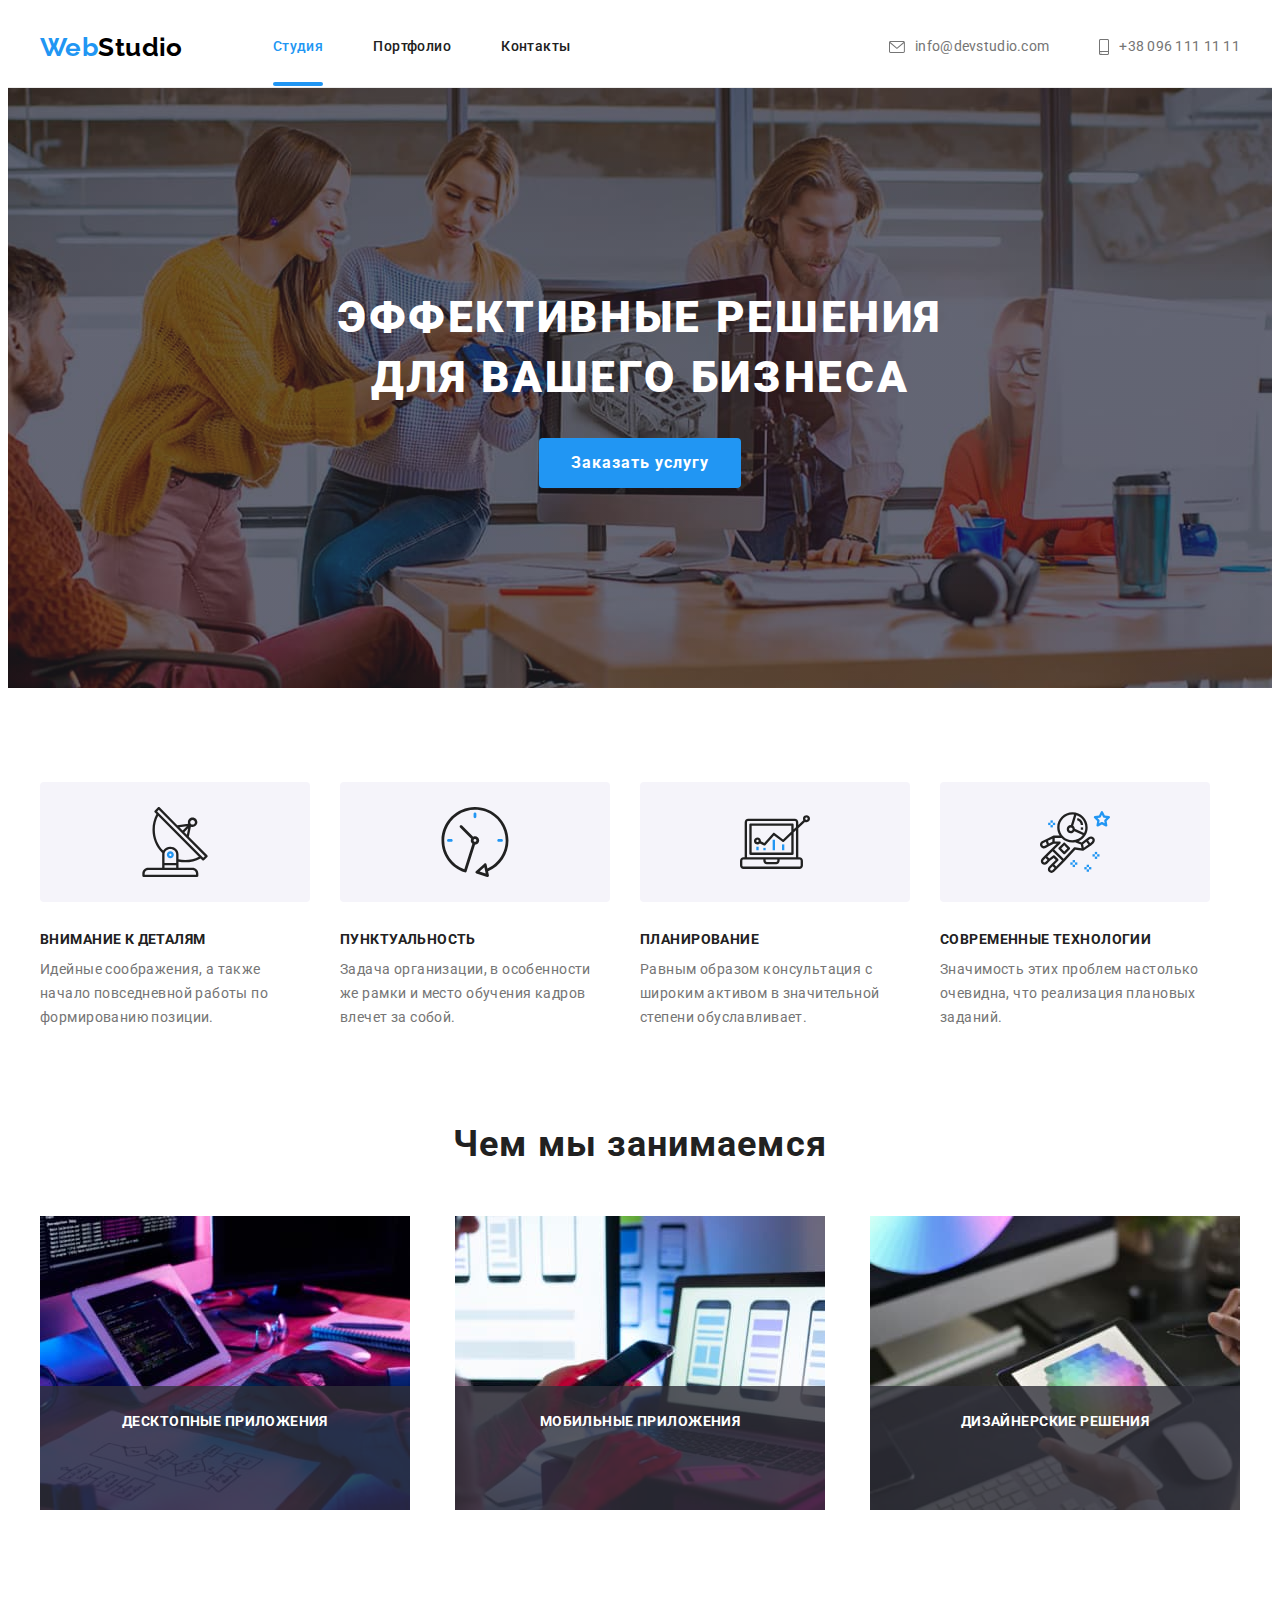
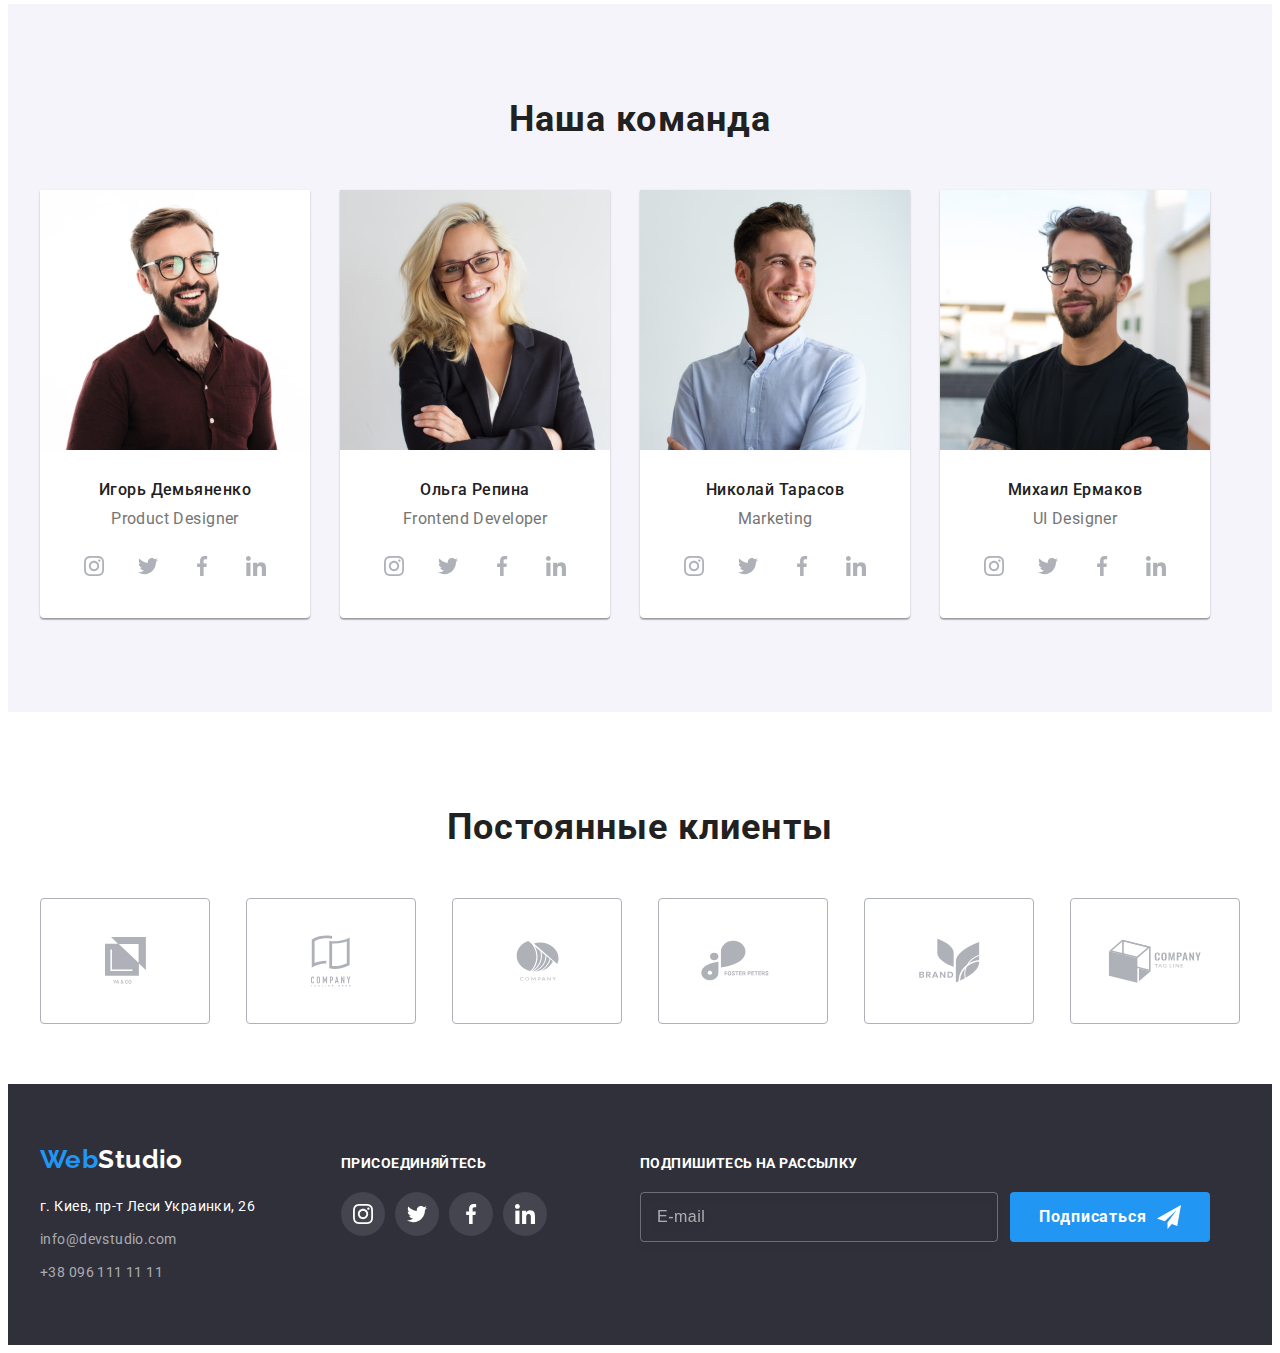
<file: index.html>
<!DOCTYPE html>
<html lang="ru">

	<head>
		<meta charset="UTF-8" />
		<meta http-equiv="X-UA-Compatible" content="IE=edge" />
		<meta name="viewport" content="width=device-width, initial-scale=1.0" />
		<title>WebStudio | Главная</title>
		<link rel="shortcut icon" href="https://asset-cdn.schoology.com/sites/all/themes/schoology_theme/favicon.ico"
			type="image/x-icon" />
		<link rel="preconnect" href="https://fonts.gstatic.com" />
		<link
			href="https://fonts.googleapis.com/css2?family=Raleway:wght@700&family=Roboto:wght@400;500;700;900&display=swap"
			rel="stylesheet" />
		<link rel="stylesheet"
			href="https://cdnjs.cloudflare.com/ajax/libs/modern-normalize/1.1.0/modern-normalize.min.css"
			integrity="sha512-wpPYUAdjBVSE4KJnH1VR1HeZfpl1ub8YT/NKx4PuQ5NmX2tKuGu6U/JRp5y+Y8XG2tV+wKQpNHVUX03MfMFn9Q=="
			crossorigin="anonymous" referrerpolicy="no-referrer" />
		<link rel="stylesheet" href="https://cdnjs.cloudflare.com/ajax/libs/animate.css/4.1.1/animate.min.css" />
		<link rel="stylesheet" href="./css/main.min.css" />
	</head>

	<body>
		<header class="header">
			<div class="container head-container">
				<nav class="navigator">
					<a class="logo logo__text-header animate__bounce" href="./"><span
							class="logo__first-part">Web</span>Studio </a>
					<ul class="navigator__list-header">
						<li class="navigator__list-item">
							<a class="navigator__link current" href="./index.html">Студия</a>
						</li>
						<li class="navigator__list-item">
							<a class="navigator__link" href="./portfolio.html">Портфолио</a>
						</li>
						<li class="navigator__list-item"><a class="navigator__link" href="">Контакты</a></li>
					</ul>
				</nav>

				<div class="header-contact">
					<ul class="header-contact__list">
						<li class="header-contact__item">
							<a class="header-contact__link" href="mailto:info@devstudio.com">
								<svg class="header-contact__icon" width="16" height="12">
									<use href="./images/sprite.svg#mail"></use>
								</svg>
								info@devstudio.com</a>
						</li>
						<li class="header-contact__item">
							<a class="header-contact__link" href="tel:+380961111111">
								<svg class="header-contact__icon" width="10" height="16">
									<use href="./images/sprite.svg#smartphone"></use>
								</svg>
								+38 096 111 11 11</a>
						</li>
					</ul>
				</div>
			</div>
		</header>

		<main>
			<!--Главная секция с заглавием-->
			<section class="hero">
				<div class="container">
					<h1 class="hero__title">
						Эффективные решения <br />
						для вашего бизнеса
					</h1>
					<button data-modal-open type="button" class="main-button">Заказать услугу</button>
				</div>
			</section>

			<!--Секция особенности-->
			<section class="main-features">
				<div class="container">
					<h2 class="visually-hidden">Особенности</h2>
					<ul class="features">
						<li class="features__item">
							<div class="features__icon">
								<svg width="70" height="70">
									<use href="./images/sprite.svg#antenna"></use>
								</svg>
							</div>
							<h3 class="features__title">Внимание к деталям</h3>
							<p>
								Идейные соображения, а также начало повседневной работы по
								формированию позиции.
							</p>
						</li>
						<li class="features__item">
							<div class="features__icon">
								<svg width="70" height="70">
									<use href="./images/sprite.svg#clock"></use>
								</svg>
							</div>
							<h3 class="features__title">Пунктуальность</h3>
							<p>
								Задача организации, в особенности же рамки и место обучения кадров
								влечет за собой.
							</p>
						</li>
						<li class="features__item">
							<div class="features__icon">
								<svg width="70" height="70">
									<use href="./images/sprite.svg#diagram"></use>
								</svg>
							</div>
							<h3 class="features__title">Планирование</h3>
							<p>
								Равным образом консультация с широким активом в значительной
								степени обуславливает.
							</p>
						</li>
						<li class="features__item">
							<div class="features__icon">
								<svg width="70" height="70">
									<use href="./images/sprite.svg#astronaut"></use>
								</svg>
							</div>
							<h3 class="features__title">Современные технологии</h3>
							<p>
								Значимость этих проблем настолько очевидна, что реализация
								плановых заданий.
							</p>
						</li>
					</ul>
				</div>
			</section>

			<!--Секция Чем мы занимаемся-->
			<section class="work">
				<div class="container">
					<h2 class="title">Чем мы занимаемся</h2>
					<ul class="our-work">
						<li>
							<div class="our-work__description"><img src="./images/box_1.jpg" alt="верстка"
									width="370" />
								<p class="our-work__text-description">Десктопные приложения</p>
							</div>
						</li>

						<li>
							<div class="our-work__description"><img src="./images/box_2.jpg" alt="мобильные устрайства"
									width="370" />
								<p class="our-work__text-description">Мобильные приложения</p>
							</div>
						</li>
						<li>
							<div class="our-work__description"> <img src="./images/box_3.jpg" alt="цветовые решения"
									width="370" />
								<p class="our-work__text-description">Дизайнерские решения</p>
							</div>
						</li>
					</ul>
				</div>
			</section>

			<!--Секция Наша команда-->
			<section class="team">
				<div class="container">
					<h2 class="title">Наша команда</h2>
					<ul class="our-team">
						<li class="our-team__list-specialist">
							<img src="./images/img_1.jpg" alt="Игорь" width="270" />
							<div class="our-team__our-specialist">
								<h3 class="specialist">Игорь Демьяненко</h3>
								<p class="our-team__job">Product Designer</p>
								<ul class="social-list">
									<li class="social-list-item">
										<a href="" class="social-list-link">
											<svg class="social-list-icon">
												<use href="./images/sprite.svg#instagram"></use>
											</svg>
										</a>
									</li>
									<li class="social-list-item">
										<a href="" class="social-list-link">
											<svg class="social-list-icon">
												<use href="./images/sprite.svg#twitter"></use>
											</svg>
										</a>
									</li>
									<li class="social-list-item">
										<a href="" class="social-list-link">
											<svg class="social-list-icon">
												<use href="./images/sprite.svg#facebook"></use>
											</svg>
										</a>
									</li>
									<li class="social-list-item">
										<a href="" class="social-list-link">
											<svg class="social-list-icon">
												<use href="./images/sprite.svg#linkedin"></use>
											</svg>
										</a>
									</li>
								</ul>
							</div>
						</li>
						<li class="our-team__list-specialist">
							<img src="./images/img_2.jpg" alt="Ольга" width="270" />
							<div class="our-team__our-specialist">
								<h3 class="specialist">Ольга Репина</h3>
								<p class="our-team__job">Frontend Developer</p>
								<ul class="social-list">
									<li class="social-list-item">
										<a href="" class="social-list-link">
											<svg class="social-list-icon">
												<use href="./images/sprite.svg#instagram"></use>
											</svg>
										</a>
									</li>
									<li class="social-list-item">
										<a href="" class="social-list-link">
											<svg class="social-list-icon">
												<use href="./images/sprite.svg#twitter"></use>
											</svg>
										</a>
									</li>
									<li class="social-list-item">
										<a href="" class="social-list-link">
											<svg class="social-list-icon">
												<use href="./images/sprite.svg#facebook"></use>
											</svg>
										</a>
									</li>
									<li class="social-list-item">
										<a href="" class="social-list-link">
											<svg class="social-list-icon">
												<use href="./images/sprite.svg#linkedin"></use>
											</svg>
										</a>
									</li>
								</ul>
							</div>
						</li>
						<li class="our-team__list-specialist">
							<img src="./images/img_3.jpg" alt="Николай" width="270" />
							<div class="our-team__our-specialist">
								<h3 class="specialist">Николай Тарасов</h3>
								<p class="our-team__job">Marketing</p>
								<ul class="social-list">
									<li class="social-list-item">
										<a href="" class="social-list-link">
											<svg class="social-list-icon">
												<use href="./images/sprite.svg#instagram"></use>
											</svg>
										</a>
									</li>
									<li class="social-list-item">
										<a href="" class="social-list-link">
											<svg class="social-list-icon">
												<use href="./images/sprite.svg#twitter"></use>
											</svg>
										</a>
									</li>
									<li class="social-list-item">
										<a href="" class="social-list-link">
											<svg class="social-list-icon">
												<use href="./images/sprite.svg#facebook"></use>
											</svg>
										</a>
									</li>
									<li class="social-list-item">
										<a href="" class="social-list-link">
											<svg class="social-list-icon">
												<use href="./images/sprite.svg#linkedin"></use>
											</svg>
										</a>
									</li>
								</ul>
							</div>
						</li>
						<li class="our-team__list-specialist">
							<img src="./images/img_4.jpg" alt="Михаил" width="270" />
							<div class="our-team__our-specialist">
								<h3 class="specialist">Михаил Ермаков</h3>
								<p class="our-team__job">UI Designer</p>
								<ul class="social-list">
									<li class="social-list-item">
										<a href="" class="social-list-link">
											<svg class="social-list-icon">
												<use href="./images/sprite.svg#instagram"></use>
											</svg>
										</a>
									</li>
									<li class="social-list-item">
										<a href="" class="social-list-link">
											<svg class="social-list-icon">
												<use href="./images/sprite.svg#twitter"></use>
											</svg>
										</a>
									</li>
									<li class="social-list-item">
										<a href="" class="social-list-link">
											<svg class="social-list-icon">
												<use href="./images/sprite.svg#facebook"></use>
											</svg>
										</a>
									</li>
									<li class="social-list-item">
										<a href="" class="social-list-link">
											<svg class="social-list-icon">
												<use href="./images/sprite.svg#linkedin"></use>
											</svg>
										</a>
									</li>
								</ul>
							</div>
						</li>
					</ul>
				</div>
			</section>

			<!-- КЛИЕНТЫ -->
			<section class="clients">
				<div class="container">
					<h2 class="title">Постоянные клиенты</h2>
					<ul class="clients__list">
						<li class="clients__list-item">
							<a class="clients__list-link" href="">
								<svg class="clients__list-icon" width="41" height="47">
									<use href="./images/sprite.svg#icon-compani_1"></use>
								</svg></a>
						</li>
						<li class="clients__list-item">
							<a class="clients__list-link" href="">
								<svg class="clients__list-icon" width="40" height="52">
									<use href="./images/sprite.svg#icon-compani_2"></use>
								</svg></a>
						</li>
						<li class="clients__list-item">
							<a class="clients__list-link" href="">
								<svg class="clients__list-icon" width="43" height="41">
									<use href="./images/sprite.svg#icon-compani_3"></use>
								</svg></a>
						</li>
						<li class="clients__list-item">
							<a class="clients__list-link" href="">
								<svg class="clients__list-icon" width="84" height="41">
									<use href="./images/sprite.svg#icon-compani_4"></use>
								</svg></a>
						</li>
						<li class="clients__list-item">
							<a class="clients__list-link" href="">
								<svg class="clients__list-icon" width="63" height="45">
									<use href="./images/sprite.svg#icon-compani_5"></use>
								</svg></a>
						</li>
						<li class="clients__list-item">
							<a class="clients__list-link" href="">
								<svg class="clients__list-icon" width="94" height="44">
									<use href="./images/sprite.svg#icon-compani_6"></use>
								</svg></a>
						</li>
					</ul>
				</div>
			</section>
		</main>
		<footer class="footer">
			<div class="container fc">
				<div class="adress">
					<a class="logo logo__text-footer" href="./"><span class="logo__first-part">Web</span>Studio</a>
					<address>
						<ul class=" list-footer">
							<li class="list-footer-item">
								<a class="adress-footer" href="https://goo.gl/maps/jzQwwj4ujLne8MiLA" target="_blank"
									rel="noopener noreferrer">
									г. Киев, пр-т Леси Украинки, 26</a>
							</li>
							<li class="list-footer-item">
								<a href="mailto:info@devstudio.com" class="footer-contact">info@devstudio.com</a>
							</li>
							<li class="list-footer-item">
								<a href="tel:+380961111111" class="footer-contact">+38 096 111 11 11</a>
							</li>
						</ul>
					</address>
				</div>
				<div class="social">
					<p class="label">присоединяйтесь</p>
					<ul class="footer-social-list list">
						<li class="social-item">
							<a class="social-link" href="">
								<svg class="social-icon" width="20" height="20">
									<use href="./images/sprite.svg#instagram"></use>
								</svg>
							</a>
						</li>
						<li class="social-item">
							<a class="social-link" href="">
								<svg class="social-icon" width="20" height="20">
									<use href="./images/sprite.svg#twitter"></use>
								</svg></a>
						</li>
						<li class="social-item">
							<a class="social-link" href="">
								<svg class="social-icon" width="20" height="20">
									<use href="./images/sprite.svg#facebook"></use>
								</svg></a>
						</li>
						<li class="social-item">
							<a class="social-link" href="">
								<svg class="social-icon" width="20" height="20">
									<use href="./images/sprite.svg#linkedin"></use>
								</svg></a>
						</li>
					</ul>
				</div>
				<div class="mailing">
					<p class="mailing-titel">Подпишитесь на рассылку</p>
					<form action="#" class="mailing-form">
						<input type="email" name="mail" class="mailing-input" placeholder="E-mail"
							title="example@mail.com" required>
						<button type="submit" class="mailing-btn">
							Подписаться
							<svg class="mailing-icon" width="24" height="24">
								<use href="./images/sprite.svg#form-icon-send"></use>
							</svg>
						</button>
					</form>
				</div>
			</div>
		</footer>

		<!-- Модальное окно -->
		<div data-modal class="backdrop is-hidden">
			<div class="modal">
				<button type="button" class="close" data-modal-close>
					<svg class="close-icon" width="18" height="18" aria-label="Закрыть окно">
						<use href="./images/sprite.svg#icon-bt-close"></use>
					</svg>
				</button>
				<form action="#" class="main-modal-form">
					<p class="modal-form-titel">Оставьте свои данные, мы вам перезвоним</p>
					<label class="modal-form-field">
						Имя
						<span class="modal-form-input-wrapper"><input type="text" class="modal-form-input"
								name="user-name" minlength="2" pattern="[a-zA-Zа-яёА-ЯЁ]+"
								title="Имя должно содержать символы кирилицы или латиницы" required>
							<svg class="modal-form-icon" width="18" height="18">
								<use href="./images/sprite.svg#form-icon-person"></use>
							</svg>
						</span>
					</label>
					<label class="modal-form-field">
						Телефон
						<span class="modal-form-input-wrapper">
							<input type="tel" class="modal-form-input" name="user-phone"
								pattern="[0-9]{3}-[0-9]{3}-[0-9]{2}-[0-9]{2}" title="096-000-00-00" required>
							<svg class="modal-form-icon" width="18" height="18">
								<use href="./images/sprite.svg#form-icon-phone"></use>
							</svg>
						</span>
					</label>
					<label class="modal-form-field">
						Почта
						<span class="modal-form-input-wrapper">
							<input type="email" class="modal-form-input" name="user-mail" title="example@mail.com"
								required>
							<svg class="modal-form-icon" width="18" height="18">
								<use href="./images/sprite.svg#form-icon-email"></use>
							</svg>
						</span>
					</label>
					<label class="modal-form-field">
						Комментарий
						<textarea name="user-message" class="modal-form-message" placeholder="Введите текст"></textarea>
					</label>
					<span class="modal-custom-checkbox">
						<input type="checkbox" class="modal-form-checkbox visually-hidden" id="accept-policy" required>
						<label for="accept-policy" class="modal-form-checkbox-label">Соглашаюсь с рассылкой и
							принимаю&nbsp;<a href="#" class="modal-form-label-link">Условия договора</a></label>
					</span>
					<button type="submit" class="modal-form-btn">Отправить</button>
				</form>
			</div>
		</div>
		<script src="./js/modal.js"></script>
	</body>

</html>
</file>
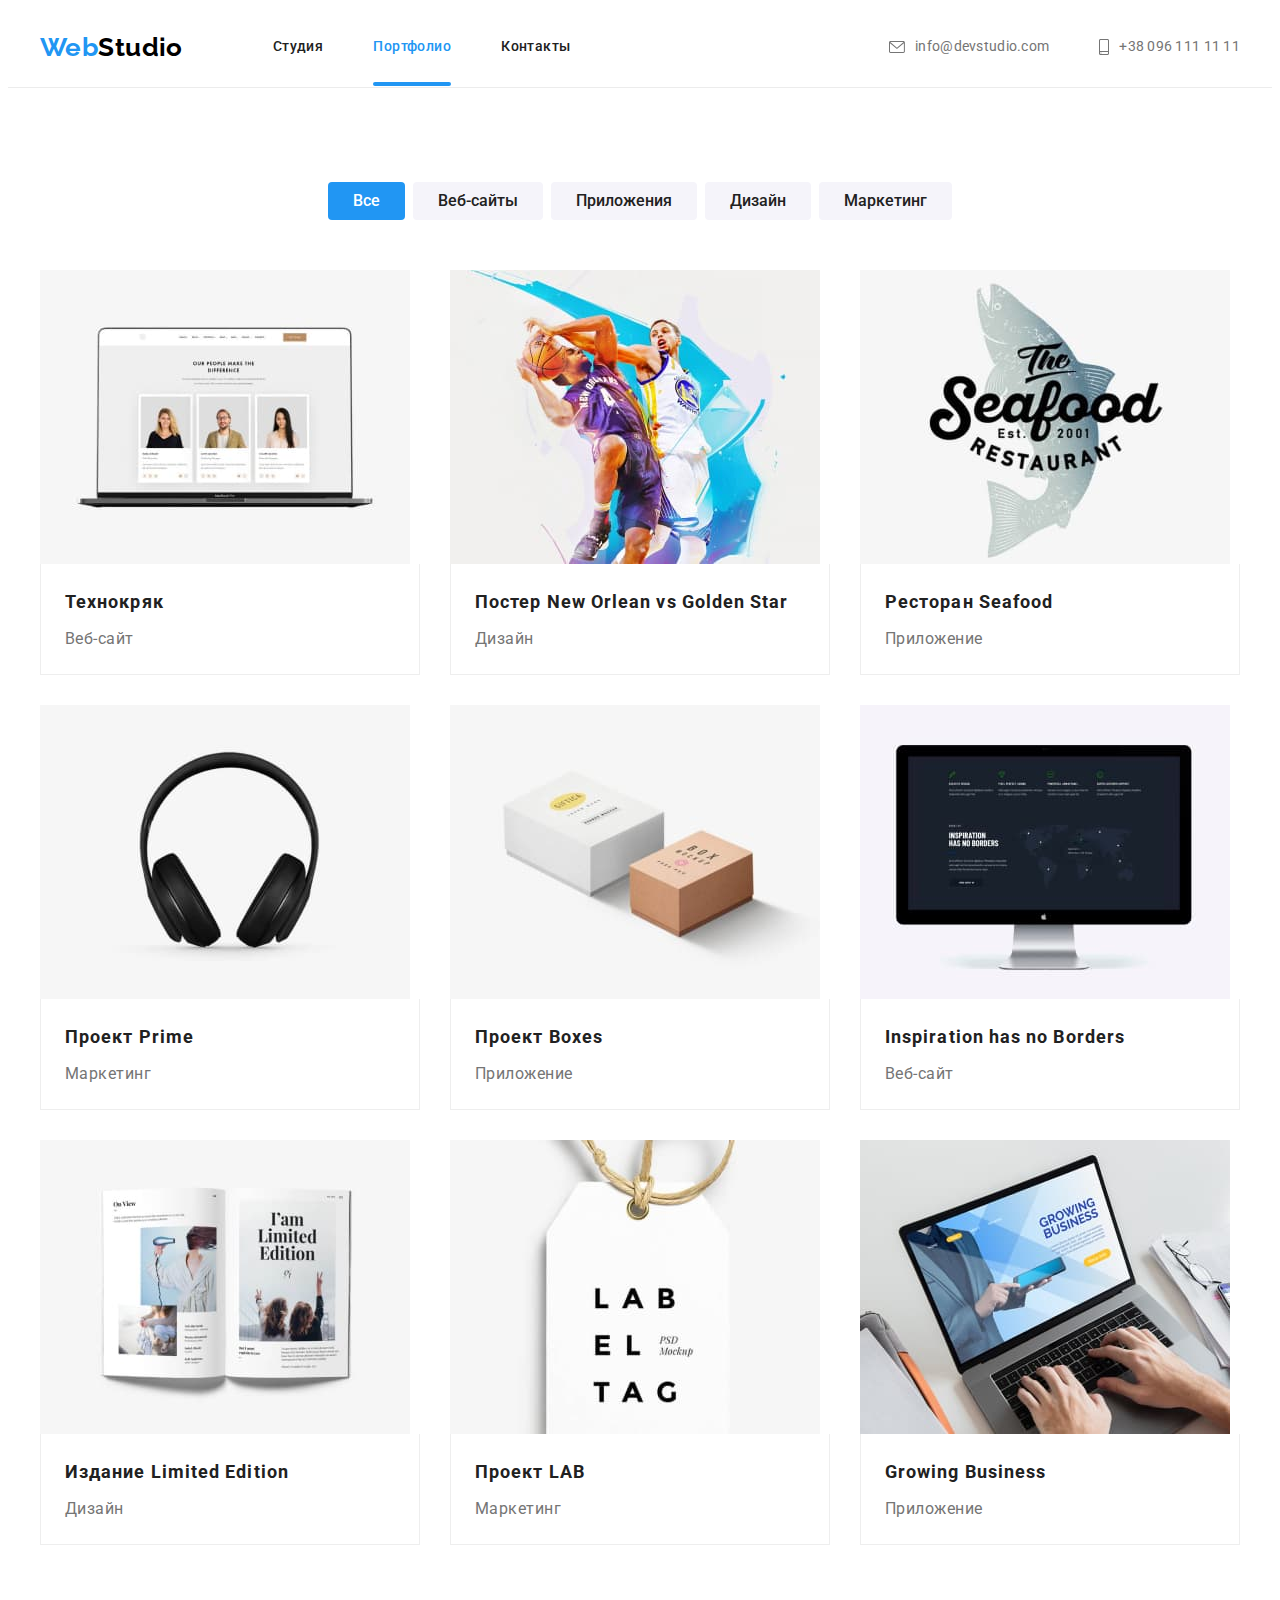
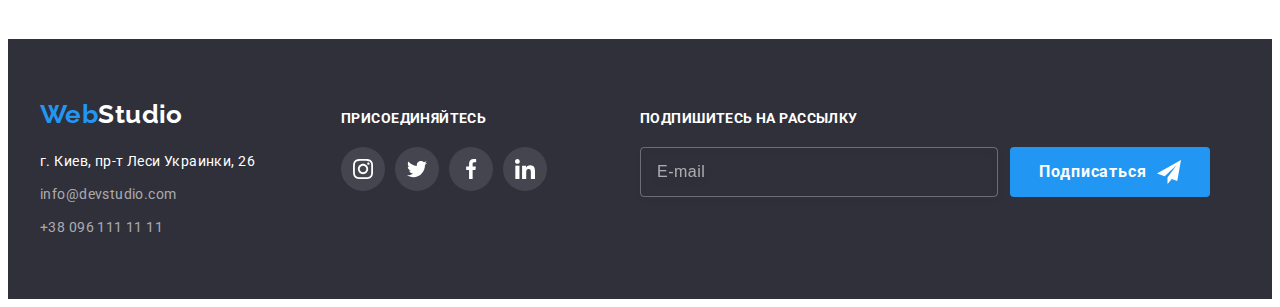
<file: portfolio.html>
<!DOCTYPE html>
<html lang="ru">

	<head>
		<meta charset="UTF-8" />
		<meta http-equiv="X-UA-Compatible" content="IE=edge" />
		<meta name="viewport" content="width=device-width, initial-scale=1.0" />
		<title>WebStudio | Портфолио</title>
		<link rel="shortcut icon" href="https://asset-cdn.schoology.com/sites/all/themes/schoology_theme/favicon.ico"
			type="image/x-icon" />
		<link rel="preconnect" href="https://fonts.gstatic.com" />
		<link rel="stylesheet"
			href="https://cdnjs.cloudflare.com/ajax/libs/modern-normalize/1.1.0/modern-normalize.min.css"
			integrity="sha512-wpPYUAdjBVSE4KJnH1VR1HeZfpl1ub8YT/NKx4PuQ5NmX2tKuGu6U/JRp5y+Y8XG2tV+wKQpNHVUX03MfMFn9Q=="
			crossorigin="anonymous" referrerpolicy="no-referrer" />
		<link
			href="https://fonts.googleapis.com/css2?family=Raleway:wght@700&family=Roboto:wght@400;500;700;900&display=swap"
			rel="stylesheet" />
		<link rel="stylesheet" href="https://cdnjs.cloudflare.com/ajax/libs/animate.css/4.1.1/animate.min.css" />
		<link rel="stylesheet" href="./css/main.min.css" />
	</head>

	<body>
		<header class="header">
			<div class="container head-container">
				<nav class="navigator">
					<a class="logo logo__text-header" href="./"><span class="logo__first-part">Web</span>Studio </a>
					<ul class="navigator__list-header">
						<li class="navigator__list-item">
							<a class="navigator__link" href="./index.html">Студия</a>
						</li>
						<li class="navigator__list-item">
							<a class="navigator__link current" href="./portfolio.html">Портфолио</a>
						</li>
						<li class="navigator__list-item"><a class="navigator__link" href="">Контакты</a></li>
					</ul>
				</nav>

				<div class="header-contact">
					<ul class="header-contact__list">
						<li class="header-contact__item">
							<a class="header-contact__link" href="mailto:info@devstudio.com">
								<svg class="header-contact__icon" width="16" height="12">
									<use href="./images/sprite.svg#mail"></use>
								</svg>
								info@devstudio.com</a>
						</li>
						<li class="header-contact__item">
							<a class="header-contact__link" href="tel:+380961111111">
								<svg class="header-contact__icon" width="10" height="16">
									<use href="./images/sprite.svg#smartphone"></use>
								</svg>
								+38 096 111 11 11</a>
						</li>
					</ul>
				</div>
			</div>
		</header>

		<main>
			<!-- секция портфолио -->
			<section class="main-section-portfolio">
				<div class="container">
					<!--Заголовок необходимо скрыть-->
					<h1 class="visually-hidden">Наши работы</h1>
					<!--Фильт-->
					<ul class="list-filtre">
						<li class="filtre-item"><button type="button" class="filtre all">Все</button></li>
						<li class="filtre-item"><button type="button" class="filtre">Веб-сайты</button></li>
						<li class="filtre-item"><button type="button" class="filtre">Приложения</button></li>
						<li class="filtre-item"><button type="button" class="filtre">Дизайн</button></li>
						<li class="filtre-item"><button type="button" class="filtre">Маркетинг</button></li>
					</ul>
					<!--Проэкты-->
					<ul class="list-project">
						<li class="project-item">
							<a href="#" class="project-link">
								<div class="project-wrapper">
									<img class="img-project" src="./images/portfolio/portfolio.jpg" alt="Ноутбук"
										width="370" />
									<p class="project-description">Технокряк это современная площадка
										распространения коронавируса.
										Компании используют эту платформу для цифрового
										шпионажа и атак на защищённые сервера конкурентов.</p>
								</div>
								<div class="portfolio-card-content">
									<h3 class="title-project">Технокряк</h3>
									<p class="filtre-project">Веб-сайт</p>
								</div>
							</a>
						</li>
						<li class="project-item">
							<a href="" class="project-link">
								<div class="project-wrapper">
									<img class="img-project" src="./images/portfolio/portfolio1.jpg" alt="баскетболисты"
										width="370" />
									<p class="project-description">Lorem ipsum dolor sit amet consectetur adipisicing
										elit. Inventore, non. Repellendus perferendis, voluptates ad amet distinctio ut,
										nihil ducimus dolores maiores laboriosam aliquid recusandae et, placeat harum
										est quod ea.</p>
								</div>
								<div class="portfolio-card-content">
									<h3 class="title-project">Постер New Orlean vs Golden Star</h3>
									<p class="filtre-project">Дизайн</p>
								</div>
							</a>
						</li>
						<li class="project-item">
							<a href="" class="project-link">
								<div class="project-wrapper">
									<img class="img-project" src="./images/portfolio/portfolio2.jpg"
										alt="Эмблема рибного ресторана" width="370" />
									<p class="project-description">Lorem ipsum dolor sit amet consectetur adipisicing
										elit. Accusamus facere, iure aperiam ex nesciunt voluptatum voluptatibus
										molestiae dolore ipsum nobis ea itaque omnis, mollitia ducimus vel odit dolorum,
										beatae temporibus.</p>
								</div>
								<div class="portfolio-card-content">
									<h3 class="title-project">Ресторан Seafood</h3>
									<p class="filtre-project">Приложение</p>
								</div>
							</a>
						</li>
						<li class="project-item">
							<a href="" class="project-link">
								<div class="project-wrapper">
									<img class="img-project" src="./images/portfolio/portfolio3.jpg" alt="Наушники"
										width="370" />
									<p class="project-description">Lorem ipsum dolor sit amet consectetur, adipisicing
										elit. Suscipit dignissimos sapiente hic sunt inventore quia voluptatibus esse
										quaerat non enim.</p>
								</div>
								<div class="portfolio-card-content">
									<h3 class="title-project">Проект Prime</h3>
									<p class="filtre-project">Маркетинг</p>
								</div>
							</a>
						</li>
						<li class="project-item">
							<a href="" class="project-link">
								<div class="project-wrapper">
									<img class="img-project" src="./images/portfolio/portfolio4.jpg" alt="2 коробки"
										width="370" />
									<p class="project-description">Lorem ipsum dolor sit amet consectetur, adipisicing
										elit. Suscipit dignissimos sapiente hic sunt inventore quia voluptatibus esse
										quaerat non enim.</p>
								</div>
								<div class="portfolio-card-content">
									<h3 class="title-project">Проект Boxes</h3>
									<p class="filtre-project">Приложение</p>
								</div>
							</a>
						</li>
						<li class="project-item">
							<a href="" class="project-link">
								<div class="project-wrapper">
									<img class="img-project" src="./images/portfolio/portfolio5.jpg" alt="Моноблок"
										width="370" />
									<p class="project-description">Lorem ipsum dolor sit amet consectetur, adipisicing
										elit. Suscipit dignissimos sapiente hic sunt inventore quia voluptatibus esse
										quaerat non enim.</p>
								</div>
								<div class="portfolio-card-content">
									<h3 class="title-project">Inspiration has no Borders</h3>
									<p class="filtre-project">Веб-сайт</p>
								</div>
							</a>
						</li>
						<li class="project-item">
							<a href="" class="project-link">
								<div class="project-wrapper">
									<img class="img-project" src="./images/portfolio/portfolio6.jpg" alt="Книга"
										width="370" />
									<p class="project-description">Lorem ipsum dolor sit amet consectetur, adipisicing
										elit. Suscipit dignissimos sapiente hic sunt inventore quia voluptatibus esse
										quaerat non enim.</p>
								</div>
								<div class="portfolio-card-content">
									<h3 class="title-project">Издание Limited Edition</h3>
									<p class="filtre-project">Дизайн</p>
								</div>
							</a>
						</li>
						<li class="project-item">
							<a href="" class="project-link">
								<div class="project-wrapper">
									<img class="img-project" src="./images/portfolio/portfolio7.jpg" alt="Бирка"
										width="370" />
									<p class="project-description">Lorem ipsum dolor sit amet consectetur, adipisicing
										elit. Suscipit dignissimos sapiente hic sunt inventore quia voluptatibus esse
										quaerat non enim.</p>
								</div>
								<div class="portfolio-card-content">
									<h3 class="title-project">Проект LAB</h3>
									<p class="filtre-project">Маркетинг</p>
								</div>
							</a>
						</li>
						<li class="project-item">
							<a href="" class="project-link">
								<div class="project-wrapper">
									<img class="img-project" src="./images/portfolio/portfolio8.jpg" alt="Ноутбук"
										width="370" />
									<p class="project-description">Lorem ipsum dolor sit amet consectetur, adipisicing
										elit. Suscipit dignissimos sapiente hic sunt inventore quia voluptatibus esse
										quaerat non enim.</p>
								</div>
								<div class="portfolio-card-content">
									<h3 class="title-project">Growing Business</h3>
									<p class="filtre-project">Приложение</p>
								</div>
							</a>
						</li>
					</ul>
				</div>
			</section>
		</main>
		<footer class="footer">
			<div class="container fc">
				<div class="adress">
					<a class="logo logo__text-footer" href="./"><span class="logo__first-part">Web</span>Studio</a>
					<address>
						<ul class="list-footer">
							<li class="list-footer-item">
								<a class="adress-footer" href="https://goo.gl/maps/jzQwwj4ujLne8MiLA" target="_blank"
									rel="noopener noreferrer">
									г. Киев, пр-т Леси Украинки, 26</a>
							</li>
							<li class="list-footer-item">
								<a href="mailto:info@devstudio.com" class="footer-contact">info@devstudio.com</a>
							</li>
							<li class="list-footer-item">
								<a href="tel:+380961111111" class="footer-contact">+38 096 111 11 11</a>
							</li>
						</ul>
					</address>
				</div>
				<div class="social">
					<p class="label">присоединяйтесь</p>
					<ul class="footer-social-list list">
						<li class="social-item">
							<a class="social-link" href="">
								<svg class="social-icon" width="20" height="20">
									<use href="./images/sprite.svg#instagram"></use>
								</svg>
							</a>
						</li>
						<li class="social-item">
							<a class="social-link" href="">
								<svg class="social-icon" width="20" height="20">
									<use href="./images/sprite.svg#twitter"></use>
								</svg></a>
						</li>
						<li class="social-item">
							<a class="social-link" href="">
								<svg class="social-icon" width="20" height="20">
									<use href="./images/sprite.svg#facebook"></use>
								</svg></a>
						</li>
						<li class="social-item">
							<a class="social-link" href="">
								<svg class="social-icon" width="20" height="20">
									<use href="./images/sprite.svg#linkedin"></use>
								</svg></a>
						</li>
					</ul>
				</div>
				<div class="mailing">
					<p class="mailing-titel">Подпишитесь на рассылку</p>
					<form action="#" class="mailing-form">
						<input type="email" name="mail" class="mailing-input" placeholder="E-mail"
							title="example@mail.com" required>
						<button type="submit" class="mailing-btn">
							Подписаться
							<svg class="mailing-icon" width="24" height="24">
								<use href="./images/sprite.svg#form-icon-send"></use>
							</svg>
						</button>
					</form>
				</div>
			</div>
		</footer>

	</body>

</html>
</file>
<file: css/main.min.css>
:root{--primary-white-color: #ffffff;--second-dark-color: #2f303a;--background-color: #f5f4fa;--accent-color: #2196f3;--primary-text-color: #212121;--second-text-color: #757575;--decoration-color: #afb1b8;--timing-function: cubic-bezier(0.4, 0, 0.2, 1);--effect-duration: 250ms}.visually-hidden{position:absolute;white-space:nowrap;width:1px;height:1px;overflow:hidden;border:0;padding:0;clip:rect(0 0 0 0);clip-path:inset(50%);margin:-1px}h1,h2,h3,h4,h5,h6,p{margin-top:0;margin-bottom:0}ul,ol{margin-top:0;margin-bottom:0;padding-left:0}.link{text-decoration:none}ul{list-style-type:none}img{display:block}body{color:var(--second-text-color);background-color:var(--primary-bg-color);font-family:"Roboto", sans-serif;font-size:14px;font-weight:400;line-height:1.71;letter-spacing:0.03em}.container{width:1200px;margin:0 auto;padding-left:15px;padding-right:15px}.logo{font-family:"Raleway", sans-serif;font-size:26px;font-weight:700;line-height:1.19;color:#000000;text-decoration:none;animation-duration:500ms;animation-timing-function:var(--timing-function)}.logo__first-part{color:var(--accent-color)}.logo__text-header{padding:24px 0;margin-right:90px}.logo__text-footer{color:var(--primary-white-color);margin-bottom:20px;display:block}.header-contact__list{display:flex;align-items:center}.header-contact__item:not(:last-child){margin-right:50px}.header-contact__link{display:flex;align-items:center;font-size:14px;font-weight:400;line-height:1.14;color:var(--second-text-color);font-style:normal;text-decoration:none;letter-spacing:0.02em;transition:color var(--effect-duration) var(--timing-function)}.header-contact__link:hover,.header-contact__link:focus{color:var(--accent-color)}.header-contact__icon{margin-right:10px;fill:currentColor}.main-button{font-size:16px;font-weight:700;line-height:1.88;color:var(--primary-white-color);background-color:var(--accent-color);border:none;border-radius:4px;font-family:inherit;align-items:center;text-align:center;letter-spacing:0.06em;padding:10px 32px;transition:color var(--effect-duration) var(--timing-function),background var(--effect-duration) var(--timing-function)}.main-button:hover,.main-button:focus{color:var(--primary-text-color);background:var(--background-color);cursor:pointer}.title{font-size:36px;font-weight:700;line-height:1.17;color:var(--primary-text-color);text-align:center;letter-spacing:0.03em;margin-bottom:50px}.backdrop{position:fixed;top:0;left:0;bottom:0;right:0;background-color:rgba(0,0,0,0.2);opacity:1;transition:opacity 500ms var(--timing-function)}.is-hidden{opacity:0;pointer-events:none;visibility:hidden}.modal{position:absolute;width:528px;height:581px;background-color:var(--primary-white-color);box-shadow:0px 1px 3px rgba(0,0,0,0.12),0px 1px 1px rgba(0,0,0,0.14),0px 2px 1px rgba(0,0,0,0.2);border-radius:4px;top:50%;left:50%;transform:translate(-50%, -50%) scale(1);transition:transform 500ms var(--timing-function),visibility 500ms var(--timing-function)}.backdrop.is-hidden .modal{transform:translate(-50%, -50%) scale(0.5)}.close{position:absolute;background-color:transparent;display:flex;align-items:center;justify-content:center;padding:0px;width:30px;height:30px;top:8px;right:8px;border:1px solid rgba(0,0,0,0.1);border-radius:50%;cursor:pointer;transition:fill var(--effect-duration) var(--timing-function)}.close:hover,.close:focus .close-icon{fill:var(--accent-color)}.main-modal-form{display:flex;flex-direction:column;padding:40px}.modal-form-titel{font-size:20px;font-weight:700;line-height:1.15;color:var(--primary-text-color);margin-bottom:12px}.modal-form-field{font-size:12px;line-height:1.17;letter-spacing:0.01em;color:#757575}.modal-form-input-wrapper{position:relative;display:block;margin-bottom:10px}.modal-form-input{width:100%;height:40px;border:1px solid rgba(33,33,33,0.2);border-radius:4px;padding-left:42px;margin-top:4px;cursor:pointer;transition:border-color var(--effect-duration) var(--timing-function)}.modal-form-input:focus{outline:none;border-color:var(--accent-color)}.modal-form-icon{position:absolute;top:50%;left:12px;transform:translateY(-50%);display:block;width:18px;height:18px;transition:fill var(--effect-duration) var(--timing-function)}.modal-form-input:focus+.modal-form-icon{fill:var(--accent-color)}.modal-form-message{width:100%;height:120px;margin-top:4px;border:1px solid rgba(33,33,33,0.2);border-radius:4px;padding:12px 16px;margin-bottom:20px;resize:none;transition:border-color var(--effect-duration) var(--timing-function)}.modal-form-message::placeholder{color:rgba(117,117,117,0.5)}.modal-form-message:focus{outline:none;border-color:var(--accent-color)}.modal-custom-checkbox{position:relative}.modal-form-checkbox-label{color:var(--second-text-color);line-height:1.71;letter-spacing:0.03em;margin-bottom:30px}.modal-form-label-link{color:var(--accent-color)}.modal-form-checkbox:checked+.modal-form-checkbox-label::before{background-image:url("../images/icon_check.svg");background-color:var(--accent-color);background-size:contain;border:none;background-origin:border-box;align-items:center}.modal-form-checkbox:focus+.modal-form-checkbox-label::before{outline:1px solid var(--accent-color)}.modal-form-checkbox-label{display:flex;align-items:center;justify-content:center;margin-bottom:20px}.modal-form-checkbox-label::before{display:block;content:"";width:16px;height:15px;border:2px solid var(--primary-text-color);cursor:pointer;margin-right:7px;background:var(--primary-white-color);border-radius:2px}.modal-form-btn{width:200px;height:50px;color:var(--primary-white-color);background-color:var(--accent-color);border:none;border-radius:4px;font-family:inherit;font-weight:700;font-size:16px;line-height:1.87;align-items:center;text-align:center;letter-spacing:0.06em;padding:10px 55px;margin:0 auto;cursor:pointer;transition:background var(--effect-duration) var(--timing-function),box-shadow var(--effect-duration) var(--timing-function)}.modal-form-btn:hover,.modal-form-btn:focus{background:#188ce8;box-shadow:0px 4px 4px rgba(0,0,0,0.15)}.mailing{padding-top:72px;padding-bottom:94px}.mailing-form{position:relative;display:flex}.mailing-titel{font-size:14px;font-weight:700;line-height:1.14;width:100%;letter-spacing:0.03em;text-transform:uppercase;color:var(--primary-white-color);margin-bottom:20px}.mailing-btn{font-size:16px;font-weight:700;line-height:1.88;width:200px;height:50px;color:var(--primary-white-color);background-color:var(--accent-color);border:none;border-radius:4px;font-family:inherit;display:flex;align-items:center;justify-content:center;text-align:center;letter-spacing:0.06em;padding:10px 28px;cursor:pointer;margin:0 auto;transition:background var(--effect-duration) var(--timing-function)}.mailing-btn:hover,.mailing-btn:focus{background:#188ce8}.mailing-icon{fill:var(--primary-white-color);margin-left:10px}.mailing-input{width:358px;height:50px;font-size:16px;color:var(--primary-white-color);background-color:transparent;padding:15px 2px 15px 16px;border:1px solid rgba(255,255,255,0.3);box-sizing:border-box;border-radius:4px;filter:drop-shadow(0px 4px 4px rgba(0,0,0,0.15));cursor:pointer;margin-right:12px}.mailing-input:focus,.mailing-input:checked{border:1px solid var(--primary-white-color)}.mailing-input::placeholder{font-size:16px;line-height:1.25;letter-spacing:0.03em;color:rgba(255,255,255,0.6)}.social-list{display:flex;padding:0 32px;background-size:cover;justify-content:center}.social-list-item{height:44px;width:44px;background-size:cover}.social-list-item:not(:last-child){margin-right:10px}.social-list-link{display:flex;justify-content:center;align-items:center;width:100%;height:100%;border-radius:50%;background-color:var(--primary-white-color);transition:background-color var(--effect-duration) var(--timing-function)}.social-list-link:hover,.social-list-link:focus{background-color:var(--accent-color)}.social-list-icon{width:20px;height:20px;fill:var(--decoration-color);transition:fill var(--effect-duration) var(--timing-function)}.social-list-link:hover .social-list-icon,.social-list-link:focus .social-list-icon{fill:var(--primary-white-color)}.social{padding-top:72px;padding-bottom:100px;margin-right:93px}.label{font-weight:700;line-height:1.14;letter-spacing:0.03em;text-transform:uppercase;color:var(--primary-white-color);margin-bottom:20px}.footer-social-list{display:flex}.social-item{width:44px;height:44px}.social-item:not(:last-child){margin-right:10px}.social-link{display:flex;justify-content:center;align-items:center;width:100%;height:100%;background-color:rgba(255,255,255,0.1);border-radius:50%;transition:background-color var(--effect-duration) var(--timing-function)}.social-link:hover,.social-link:focus{background-color:var(--accent-color)}.social-icon{fill:var(--primary-white-color)}.list-filtre{display:flex;justify-content:center;margin-bottom:50px}.filtre-item:not(:last-child){margin-right:8px}.filtre{font-size:16px;font-weight:500;line-height:1.63;color:var(--primary-text-color);background:var(--background-color);font-family:inherit;text-align:center;border-radius:4px;border:none;padding:6px 25px;transition:color var(--effect-duration) var(--timing-function),background var(--effect-duration) var(--timing-function),box-shadow var(--effect-duration) var(--timing-function)}.filtre:hover,.filtre:focus{color:var(--primary-white-color);background:var(--accent-color);box-shadow:0px 3px 1px rgba(0,0,0,0.1),0px 1px 2px rgba(0,0,0,0.08),0px 2px 2px rgba(0,0,0,0.12);cursor:pointer}.all{color:var(--primary-white-color);background:var(--accent-color);fill:var(--primary-white-color)}.header{border-bottom:1px solid #ececec}.head-container{display:flex;align-items:center;justify-content:space-between}.navigator{display:flex;align-items:center}.navigator__list-header{font-weight:500;font-size:inherit;line-height:1.14;display:flex;align-items:center}.navigator__link{color:var(--primary-text-color);text-decoration:none;padding:32px 0;transition:color var(--effect-duration) var(--timing-function)}.navigator__link:hover,.navigator__link:focus{color:var(--accent-color)}.navigator__list-item:not(:last-child){margin-right:50px}.current{color:var(--accent-color);position:relative}.current::after{content:"";position:absolute;left:0;bottom:0;width:100%;height:4px;display:block;border-radius:2px;background-color:var(--accent-color)}.hero{background-color:var(--second-dark-color);padding:200px 0;text-align:center;background-image:linear-gradient(rgba(47,48,58,0.4), rgba(47,48,58,0.4)),url("../images/bg.jpg");background-position:center;background-size:cover;max-width:1600px;align-items:center;text-align:center;margin:0 auto}.hero__title{color:var(--primary-white-color);font-size:44px;font-weight:900;line-height:1.36;text-align:center;letter-spacing:0.06em;text-transform:uppercase;margin-bottom:30px}.main-features{padding-top:94px}.features{display:flex;align-items:center}.features__title{color:var(--primary-text-color);font-family:"Roboto", sans-serif;font-size:inherit;font-weight:700;line-height:1.14;letter-spacing:0.03em;text-transform:uppercase;margin-bottom:10px}.features__icon{display:flex;height:120px;justify-content:center;align-items:center;background-color:#f5f4fa;background-position:50% 50%;background-size:cover;background-repeat:no-repeat;border-radius:4px;margin-bottom:30px}.features__item{flex-basis:270px}.features__item:not(:last-child){margin-right:30px}.work{padding:94px 0}.our-work{display:flex;align-items:center;justify-content:space-between}.our-work__description{position:relative}.our-work__text-description{position:absolute;width:100%;height:70px;font-family:"Roboto", sans-serif;font-size:inherit;font-weight:700;line-height:1.17;letter-spacing:0.03em;text-transform:uppercase;text-align:center;padding:27px 0;color:var(--primary-white-color);background-color:rgba(47,48,58,0.8);transform:translateY(-100%)}.team{background-color:var(--background-color);text-align:center;padding:94px 0}.our-team{display:flex;align-items:center}.our-team__list-specialist{background-color:#ffffff;border-radius:0px 0px 4px 4px;box-shadow:0px 1px 3px rgba(0,0,0,0.12),0px 1px 1px rgba(0,0,0,0.14),0px 2px 1px rgba(0,0,0,0.2);width:270px}.our-team__list-specialist:not(:last-child){margin-right:30px}.our-team__our-specialist{font-size:16px;line-height:1.19;padding:30px 0}.specialist{color:var(--primary-text-color);font-size:16px;line-height:1.19;font-weight:500;letter-spacing:0.03em;margin-bottom:10px}.our-team__job{margin-bottom:16px}.clients{padding-top:94px;padding-bottom:94px}.clients__list{display:flex;justify-content:space-between}.clients__list-item{display:flex;width:170px;height:92px}.clients__list-link{display:flex;align-items:center;justify-content:center;width:100%;height:100%;border:1px solid var(--decoration-color);border-radius:4px;padding:16px 32px;transition:border var(--effect-duration) var(--timing-function)}.clients__list-link:hover,.clients__list-link:focus{border:1px solid var(--accent-color)}.clients__list-icon{fill:var(--decoration-color);transition:fill var(--effect-duration) var(--timing-function)}.clients__list-link:hover .clients__list-icon,.client__list-link:focus .clients__list-icon{fill:var(--accent-color)}.list-footer{font-weight:inherit;transition:color var(--effect-duration) var(--timing-function)}.list-footer :hover,.list-footer :focus{color:var(--accent-color)}.list-footer-item:not(:last-child){margin-bottom:9px}.adress-footer{color:var(--primary-white-color);font-size:14px;line-height:1.71;letter-spacing:0.03em;font-style:normal;text-decoration:none}.footer{background-color:var(--second-dark-color);padding:0 15px}.fc{display:flex}.adress{width:231px;padding-top:60px;padding-bottom:60px;margin-right:70px}.footer-contact{font-size:14px;line-height:1.71;letter-spacing:0.03em;color:rgba(255,255,255,0.6);text-decoration:none;font-style:normal;transition:color var(--effect-duration) var(--timing-function)}.main-section-portfolio{padding:94px 0}.list-project{display:flex;flex-wrap:wrap;margin-left:-30px;margin-top:-30px}.project-item{flex-basis:calc((100% - 90px) / 3);margin-left:30px;margin-top:30px}.project-item:nth-last-child(-n+3){margin-bottom:0px}.project-item:hover,.project-item:focus{box-shadow:0px 1px 1px rgba(0,0,0,0.12),0px 4px 4px rgba(0,0,0,0.06),1px 4px 6px rgba(0,0,0,0.16)}.project-link{text-decoration:none}.project-wrapper{position:relative;overflow:hidden}.project-description{position:absolute;width:100%;height:100%;color:var(--primary-white-color);background:rgba(33,150,243,0.9);top:100%;left:0;font-weight:400;font-size:18px;line-height:1.56;letter-spacing:0.03em;margin:0;padding:63px 24px;overflow:auto;transition:transform var(--effect-duration) var(--timing-function)}.project-link:hover .project-description,.project-link:focus .project-description{transform:translateY(-100%)}.portfolio-card-content{display:block;padding:20px 24px;border-right:1px solid #eeeeee;border-bottom:1px solid #eeeeee;border-left:1px solid #eeeeee}.title-project{color:var(--primary-text-color);font-weight:700;font-size:18px;line-height:2;letter-spacing:0.06em;margin-bottom:4px;word-wrap:none}.filtre-project{color:var(--second-text-color);font-size:16px;line-height:1.87;letter-spacing:0.03em}
/*# sourceMappingURL=main.min.css.map */
</file>
